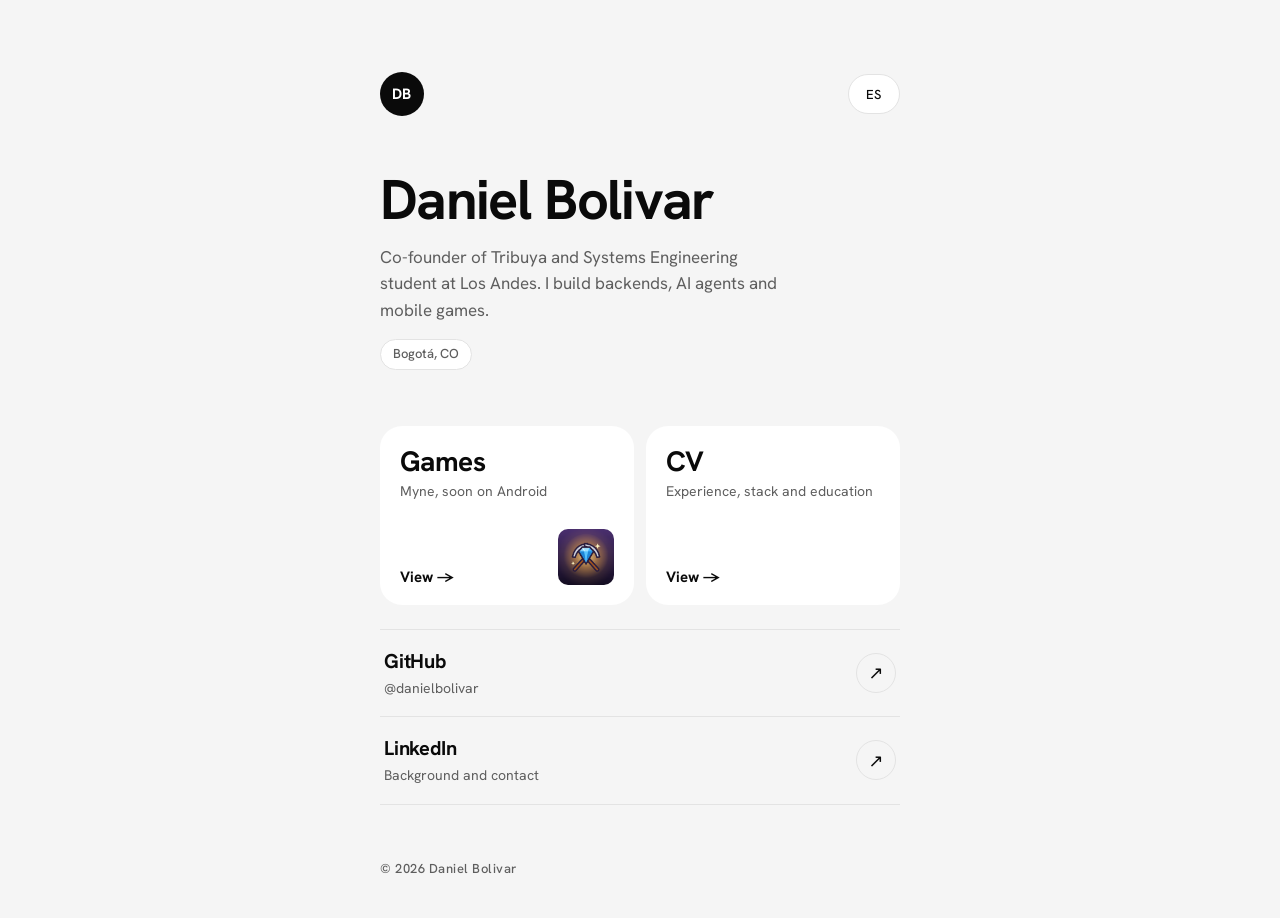
<file: index.html>
<!DOCTYPE html>
<html lang="en" data-lang="en" data-title-en="Daniel Bolivar" data-title-es="Daniel Bolivar">
<head>
  <meta charset="UTF-8">
  <meta name="viewport" content="width=device-width, initial-scale=1, viewport-fit=cover">
  <title>Daniel Bolivar</title>
  <meta name="description" content="Daniel Bolivar: co-founder of Tribuya and Systems Engineering student at Los Andes. Backend, AI agents and mobile games.">
  <meta name="theme-color" content="#f5f5f5" media="(prefers-color-scheme: light)">
  <meta name="theme-color" content="#0a0a0a" media="(prefers-color-scheme: dark)">
  <link rel="icon" href="data:image/svg+xml,%3Csvg xmlns='http://www.w3.org/2000/svg' viewBox='0 0 32 32'%3E%3Ccircle cx='16' cy='16' r='16' fill='%230a0a0a'/%3E%3Ctext x='16' y='20.5' text-anchor='middle' font-family='Arial' font-weight='700' font-size='12' fill='%23ffffff'%3EDB%3C/text%3E%3C/svg%3E">
  <link rel="preconnect" href="https://fonts.googleapis.com">
  <link rel="preconnect" href="https://fonts.gstatic.com" crossorigin>
  <link href="https://fonts.googleapis.com/css2?family=Hanken+Grotesk:wght@400;500;700&display=swap" rel="stylesheet">
  <link rel="stylesheet" href="assets/dbolivarb.css">
  <script src="assets/site.js"></script>
</head>
<body>
  <div class="page">
    <header class="head">
      <span class="db-mono" aria-hidden="true">DB</span>
      <button class="db-lang lang" type="button">ES</button>
    </header>

    <main class="main">
      <section class="hero">
        <h1 class="display">Daniel Bolivar</h1>
        <p class="lead">
          <span lang="es">Cofundador de Tribuya y estudiante de Ingeniería de Sistemas en Los Andes. Hago backends, agentes de IA y juegos para el celular.</span>
          <span lang="en">Co-founder of Tribuya and Systems Engineering student at Los Andes. I build backends, AI agents and mobile games.</span>
        </p>
        <span class="db-pill">Bogotá, CO</span>
      </section>

      <nav class="paths" aria-label="Menu">
        <div class="db-tiles">
          <a class="db-tile" href="games/">
            <h2 class="db-tile__title"><span lang="es">Juegos</span><span lang="en">Games</span></h2>
            <p class="db-tile__desc"><span lang="es">Myne, pronto en Android</span><span lang="en">Myne, soon on Android</span></p>
            <div class="db-tile__foot">
              <span class="db-tile__go"><span lang="es">Ver</span><span lang="en">View</span> <span aria-hidden="true">→</span></span>
              <img class="db-tile__img" src="games/myne/img/icon.png" width="192" height="192" alt="">
            </div>
          </a>
          <a class="db-tile" href="cv/">
            <h2 class="db-tile__title">CV</h2>
            <p class="db-tile__desc"><span lang="es">Experiencia, stack y educación</span><span lang="en">Experience, stack and education</span></p>
            <div class="db-tile__foot">
              <span class="db-tile__go"><span lang="es">Ver</span><span lang="en">View</span> <span aria-hidden="true">→</span></span>
            </div>
          </a>
        </div>

        <ul class="db-rows">
          <li><a class="db-row" href="https://github.com/danielbolivar" target="_blank" rel="noopener">
            <span class="db-row__title">GitHub</span>
            <span class="db-row__desc">@danielbolivar</span>
            <span class="db-row__arrow" aria-hidden="true">↗</span>
          </a></li>
          <li><a class="db-row" href="https://www.linkedin.com/in/daniel-bolivar-966a06266/" target="_blank" rel="noopener">
            <span class="db-row__title">LinkedIn</span>
            <span class="db-row__desc"><span lang="es">Trayectoria y contacto</span><span lang="en">Background and contact</span></span>
            <span class="db-row__arrow" aria-hidden="true">↗</span>
          </a></li>
        </ul>
      </nav>
    </main>

    <footer class="label">© 2026 Daniel Bolivar</footer>
  </div>
</body>
</html>
</file>
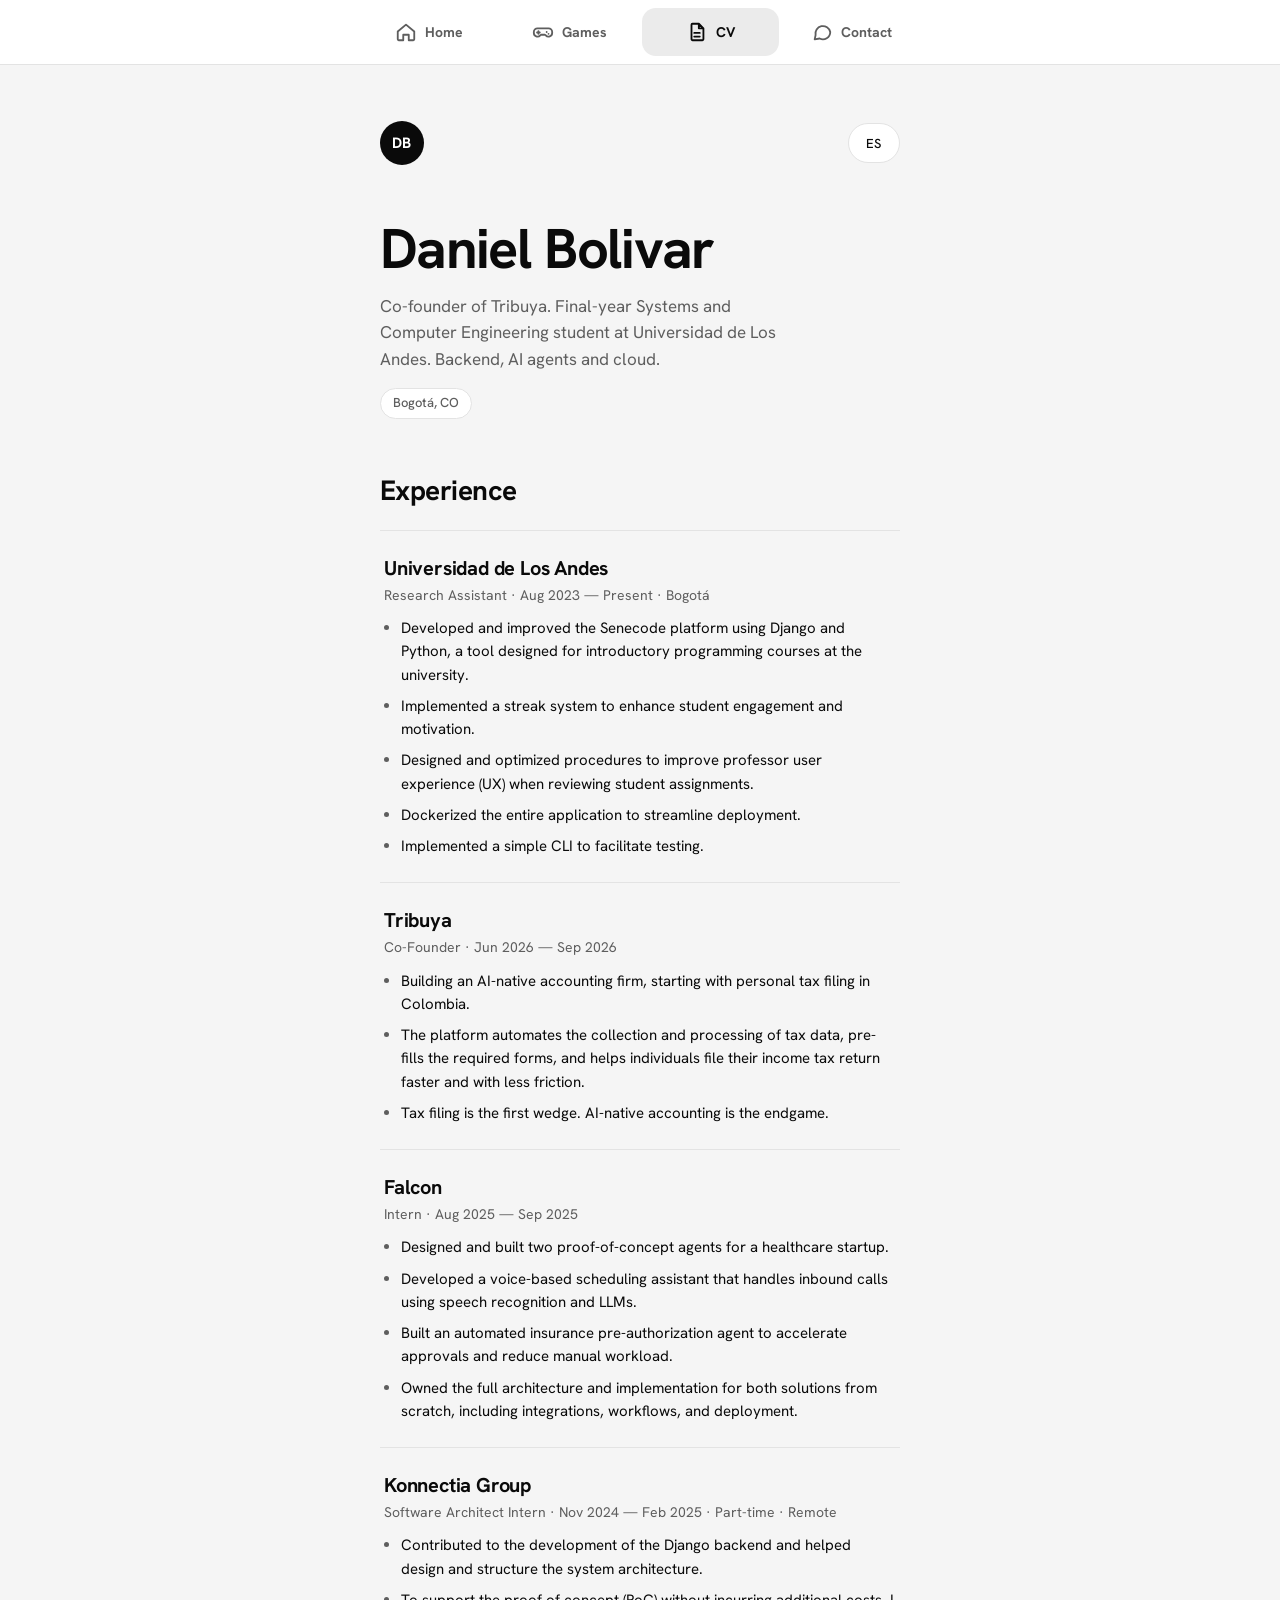
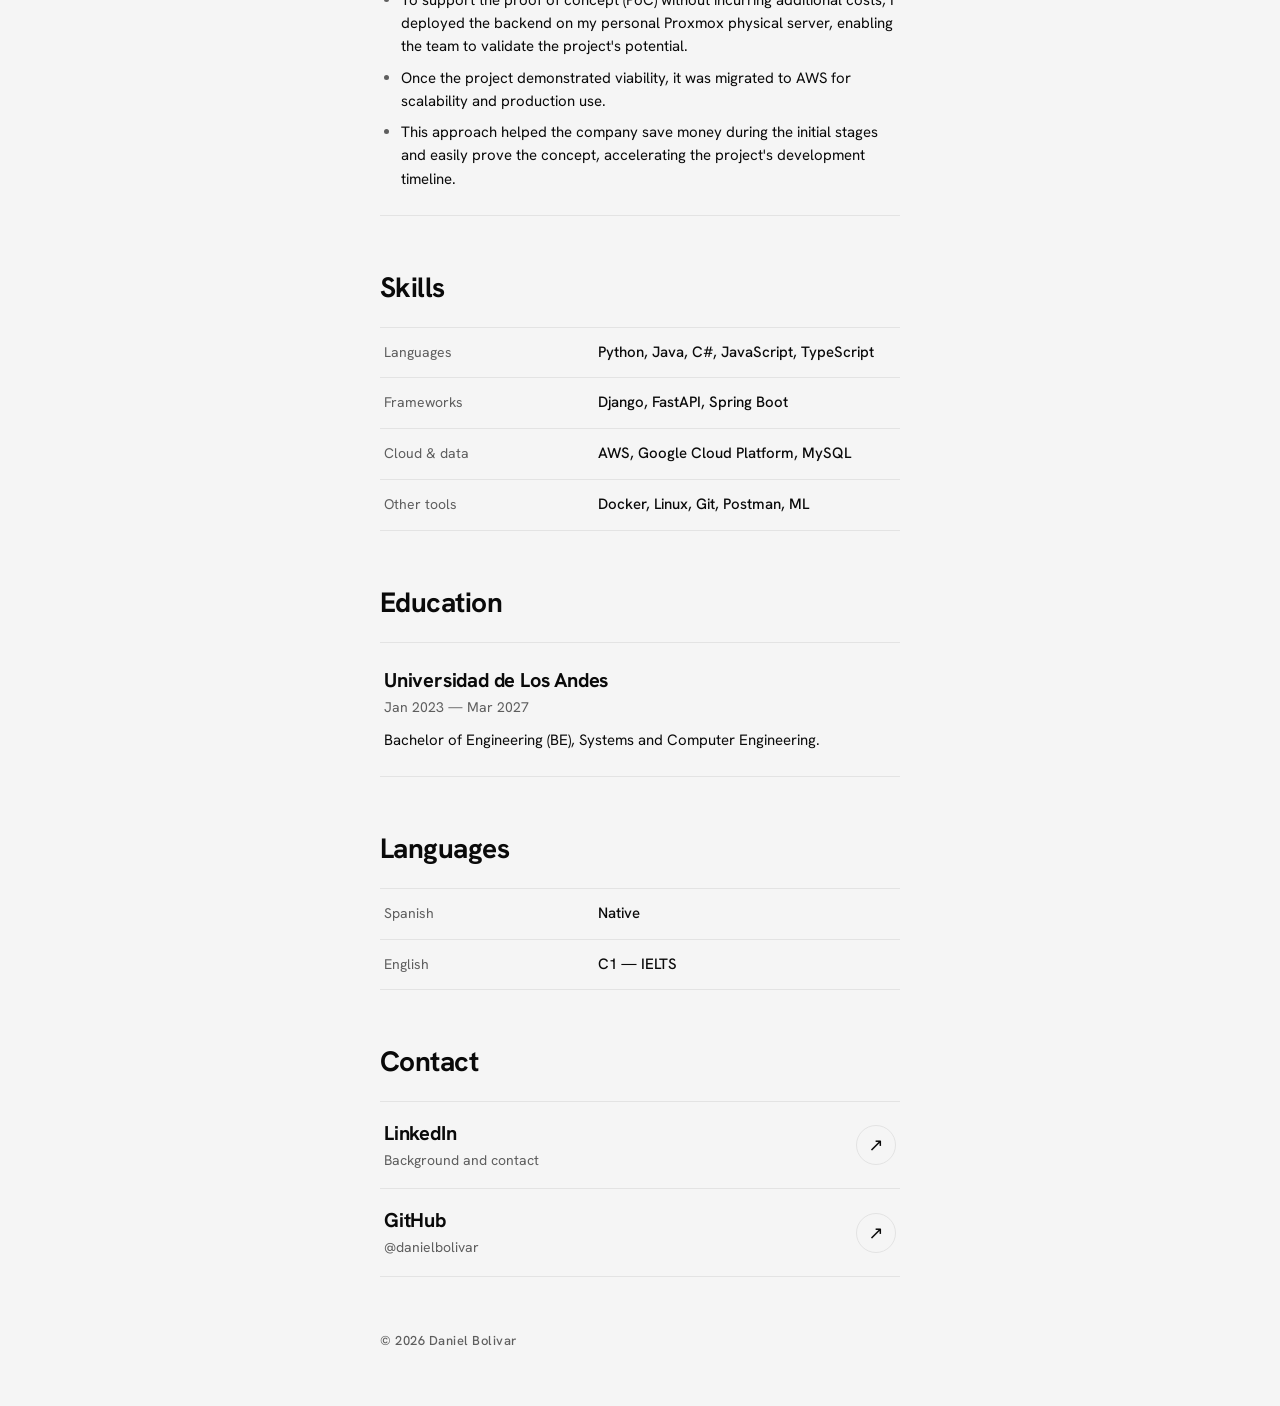
<file: cv/index.html>
<!DOCTYPE html>
<html lang="en" data-lang="en" class="has-tabs" data-title-en="Daniel Bolivar — CV" data-title-es="Daniel Bolivar — CV">
<head>
  <meta charset="UTF-8">
  <meta name="viewport" content="width=device-width, initial-scale=1, viewport-fit=cover">
  <title>Daniel Bolivar — CV</title>
  <meta name="description" content="Daniel Bolivar: co-founder of Tribuya and Systems and Computer Engineering student at Universidad de Los Andes. Backend, AI agents and cloud.">
  <meta name="theme-color" content="#f5f5f5" media="(prefers-color-scheme: light)">
  <meta name="theme-color" content="#0a0a0a" media="(prefers-color-scheme: dark)">
  <link rel="icon" href="data:image/svg+xml,%3Csvg xmlns='http://www.w3.org/2000/svg' viewBox='0 0 32 32'%3E%3Ccircle cx='16' cy='16' r='16' fill='%230a0a0a'/%3E%3Ctext x='16' y='20.5' text-anchor='middle' font-family='Arial' font-weight='700' font-size='12' fill='%23ffffff'%3EDB%3C/text%3E%3C/svg%3E">
  <link rel="preconnect" href="https://fonts.googleapis.com">
  <link rel="preconnect" href="https://fonts.gstatic.com" crossorigin>
  <link href="https://fonts.googleapis.com/css2?family=Hanken+Grotesk:wght@400;500;700&display=swap" rel="stylesheet">
  <link rel="stylesheet" href="../assets/dbolivarb.css">
  <script src="../assets/site.js"></script>
</head>
<body>
  <nav class="db-tabs db-tabs--fixed" aria-label="Menu">
    <ul>
      <li><a class="db-tab" href="../"><svg viewBox="0 0 24 24" aria-hidden="true"><path d="M3 11.5 12 4l9 7.5V20a1 1 0 0 1-1 1h-5v-6H9v6H4a1 1 0 0 1-1-1z"/></svg><span lang="es">Inicio</span><span lang="en">Home</span></a></li>
      <li><a class="db-tab" href="../games/"><svg viewBox="0 0 24 24" aria-hidden="true"><path d="M6 8h12a4 4 0 0 1 4 4v1a4 4 0 0 1-7 2.6L14 15h-4l-1 .6A4 4 0 0 1 2 13v-1a4 4 0 0 1 4-4zM7 11v3M5.5 12.5h3M16 12h.01M18 14h.01"/></svg><span lang="es">Juegos</span><span lang="en">Games</span></a></li>
      <li><a class="db-tab" href="./" aria-current="page"><svg viewBox="0 0 24 24" aria-hidden="true"><path d="M7 3h7l5 5v12a1 1 0 0 1-1 1H7a1 1 0 0 1-1-1V4a1 1 0 0 1 1-1zM14 3v5h5M9 13h6M9 17h6"/></svg>CV</a></li>
      <li><a class="db-tab" href="#contacto"><svg viewBox="0 0 24 24" aria-hidden="true"><path d="M21 12a8 8 0 0 1-11.6 7.1L4 20l1-4.6A8 8 0 1 1 21 12z"/></svg><span lang="es">Contacto</span><span lang="en">Contact</span></a></li>
    </ul>
  </nav>

  <div class="page">
    <header class="head">
      <a class="db-mono" href="../" aria-label="Daniel Bolivar">DB</a>
      <button class="db-lang lang" type="button">ES</button>
    </header>

    <main class="main">
      <section class="hero">
        <h1 class="display">Daniel Bolivar</h1>
        <p class="lead">
          <span lang="es">Cofundador de Tribuya. Estudiante de último año de Ingeniería de Sistemas y Computación en la Universidad de Los Andes. Backend, agentes de IA y nube.</span>
          <span lang="en">Co-founder of Tribuya. Final-year Systems and Computer Engineering student at Universidad de Los Andes. Backend, AI agents and cloud.</span>
        </p>
        <span class="db-pill">Bogotá, CO</span>
      </section>

      <section class="section">
        <h2 class="title"><span lang="es">Experiencia</span><span lang="en">Experience</span></h2>
        <div class="db-entries">
        <article class="db-entry">
          <header>
            <h3 class="db-entry__title">Universidad de Los Andes</h3>
            <p class="db-entry__meta"><span lang="es">Monitor de Investigación · Ago 2023 — Presente · Bogotá</span><span lang="en">Research Assistant · Aug 2023 — Present · Bogotá</span></p>
          </header>
          <ul class="db-list" lang="es">
            <li>Desarrollé y mejoré la plataforma Senecode usando Django y Python, una herramienta diseñada para cursos introductorios de programación en la universidad.</li>
            <li>Implementé un sistema de rachas para mejorar el compromiso y la motivación de los estudiantes.</li>
            <li>Diseñé y optimicé procedimientos para mejorar la experiencia de usuario (UX) de los profesores al revisar las tareas de los estudiantes.</li>
            <li>Dockericé toda la aplicación para agilizar el despliegue.</li>
            <li>Implementé una CLI simple para facilitar las pruebas.</li>
          </ul>
          <ul class="db-list" lang="en">
            <li>Developed and improved the Senecode platform using Django and Python, a tool designed for introductory programming courses at the university.</li>
            <li>Implemented a streak system to enhance student engagement and motivation.</li>
            <li>Designed and optimized procedures to improve professor user experience (UX) when reviewing student assignments.</li>
            <li>Dockerized the entire application to streamline deployment.</li>
            <li>Implemented a simple CLI to facilitate testing.</li>
          </ul>
        </article>
        <article class="db-entry">
          <header>
            <h3 class="db-entry__title">Tribuya</h3>
            <p class="db-entry__meta"><span lang="es">Cofundador · Jun 2026 — Sep 2026</span><span lang="en">Co-Founder · Jun 2026 — Sep 2026</span></p>
          </header>
          <ul class="db-list" lang="es">
            <li>Construyendo una firma de contabilidad nativa en IA, empezando por la declaración de renta de personas naturales en Colombia.</li>
            <li>La plataforma automatiza la recolección y el procesamiento de los datos tributarios, prellena los formularios y ayuda a las personas a declarar renta más rápido y con menos fricción.</li>
            <li>La declaración de renta es la puerta de entrada. La contabilidad nativa en IA es el objetivo.</li>
          </ul>
          <ul class="db-list" lang="en">
            <li>Building an AI-native accounting firm, starting with personal tax filing in Colombia.</li>
            <li>The platform automates the collection and processing of tax data, pre-fills the required forms, and helps individuals file their income tax return faster and with less friction.</li>
            <li>Tax filing is the first wedge. AI-native accounting is the endgame.</li>
          </ul>
        </article>
        <article class="db-entry">
          <header>
            <h3 class="db-entry__title">Falcon</h3>
            <p class="db-entry__meta"><span lang="es">Practicante · Ago 2025 — Sep 2025</span><span lang="en">Intern · Aug 2025 — Sep 2025</span></p>
          </header>
          <ul class="db-list" lang="es">
            <li>Diseñé y construí dos agentes de prueba de concepto para una startup de salud.</li>
            <li>Desarrollé un asistente de agendamiento por voz que atiende llamadas entrantes con reconocimiento de voz y LLMs.</li>
            <li>Construí un agente automatizado de pre-autorización de seguros para acelerar aprobaciones y reducir el trabajo manual.</li>
            <li>Me hice cargo de la arquitectura completa y la implementación de ambas soluciones desde cero, incluyendo integraciones, flujos de trabajo y despliegue.</li>
          </ul>
          <ul class="db-list" lang="en">
            <li>Designed and built two proof-of-concept agents for a healthcare startup.</li>
            <li>Developed a voice-based scheduling assistant that handles inbound calls using speech recognition and LLMs.</li>
            <li>Built an automated insurance pre-authorization agent to accelerate approvals and reduce manual workload.</li>
            <li>Owned the full architecture and implementation for both solutions from scratch, including integrations, workflows, and deployment.</li>
          </ul>
        </article>
        <article class="db-entry">
          <header>
            <h3 class="db-entry__title">Konnectia Group</h3>
            <p class="db-entry__meta"><span lang="es">Practicante de Arquitectura de Software · Nov 2024 — Feb 2025 · Medio tiempo · Remoto</span><span lang="en">Software Architect Intern · Nov 2024 — Feb 2025 · Part-time · Remote</span></p>
          </header>
          <ul class="db-list" lang="es">
            <li>Contribuí al desarrollo del backend en Django y ayudé a diseñar y estructurar la arquitectura del sistema.</li>
            <li>Para apoyar la prueba de concepto (PoC) sin costos adicionales, desplegué el backend en mi servidor físico personal Proxmox, permitiendo al equipo validar el potencial del proyecto.</li>
            <li>Una vez que el proyecto demostró viabilidad, fue migrado a AWS para escalabilidad y uso en producción.</li>
            <li>Este enfoque ayudó a la empresa a ahorrar dinero durante las etapas iniciales y a probar fácilmente el concepto, acelerando el cronograma de desarrollo del proyecto.</li>
          </ul>
          <ul class="db-list" lang="en">
            <li>Contributed to the development of the Django backend and helped design and structure the system architecture.</li>
            <li>To support the proof of concept (PoC) without incurring additional costs, I deployed the backend on my personal Proxmox physical server, enabling the team to validate the project's potential.</li>
            <li>Once the project demonstrated viability, it was migrated to AWS for scalability and production use.</li>
            <li>This approach helped the company save money during the initial stages and easily prove the concept, accelerating the project's development timeline.</li>
          </ul>
        </article>
        </div>
      </section>

      <section class="section">
        <h2 class="title"><span lang="es">Habilidades</span><span lang="en">Skills</span></h2>
        <dl class="db-facts">
          <div><dt><span lang="es">Lenguajes</span><span lang="en">Languages</span></dt><dd>Python, Java, C#, JavaScript, TypeScript</dd></div>
          <div><dt>Frameworks</dt><dd>Django, FastAPI, Spring Boot</dd></div>
          <div><dt><span lang="es">Nube y datos</span><span lang="en">Cloud &amp; data</span></dt><dd>AWS, Google Cloud Platform, MySQL</dd></div>
          <div><dt><span lang="es">Otras herramientas</span><span lang="en">Other tools</span></dt><dd>Docker, Linux, Git, Postman, ML</dd></div>
        </dl>
      </section>

      <section class="section">
        <h2 class="title"><span lang="es">Educación</span><span lang="en">Education</span></h2>
        <div class="db-entries">
        <article class="db-entry">
          <header>
            <h3 class="db-entry__title">Universidad de Los Andes</h3>
            <p class="db-entry__meta"><span lang="es">Ene 2023 — Mar 2027</span><span lang="en">Jan 2023 — Mar 2027</span></p>
          </header>
          <p class="body"><span lang="es">Ingeniería de Sistemas y Computación (pregrado).</span><span lang="en">Bachelor of Engineering (BE), Systems and Computer Engineering.</span></p>
        </article>
        </div>
      </section>

      <section class="section">
        <h2 class="title"><span lang="es">Idiomas</span><span lang="en">Languages</span></h2>
        <dl class="db-facts">
          <div><dt><span lang="es">Español</span><span lang="en">Spanish</span></dt><dd><span lang="es">Nativo</span><span lang="en">Native</span></dd></div>
          <div><dt><span lang="es">Inglés</span><span lang="en">English</span></dt><dd>C1 — IELTS</dd></div>
        </dl>
      </section>

      <section class="section" id="contacto">
        <h2 class="title"><span lang="es">Contacto</span><span lang="en">Contact</span></h2>
        <ul class="db-rows">
          <li><a class="db-row" href="https://www.linkedin.com/in/daniel-bolivar-966a06266/" target="_blank" rel="noopener">
            <span class="db-row__title">LinkedIn</span>
            <span class="db-row__desc"><span lang="es">Trayectoria y contacto</span><span lang="en">Background and contact</span></span>
            <span class="db-row__arrow" aria-hidden="true">↗</span>
          </a></li>
          <li><a class="db-row" href="https://github.com/danielbolivar" target="_blank" rel="noopener">
            <span class="db-row__title">GitHub</span>
            <span class="db-row__desc">@danielbolivar</span>
            <span class="db-row__arrow" aria-hidden="true">↗</span>
          </a></li>
        </ul>
      </section>
    </main>

    <footer class="label">© 2026 Daniel Bolivar</footer>
  </div>
</body>
</html>
</file>
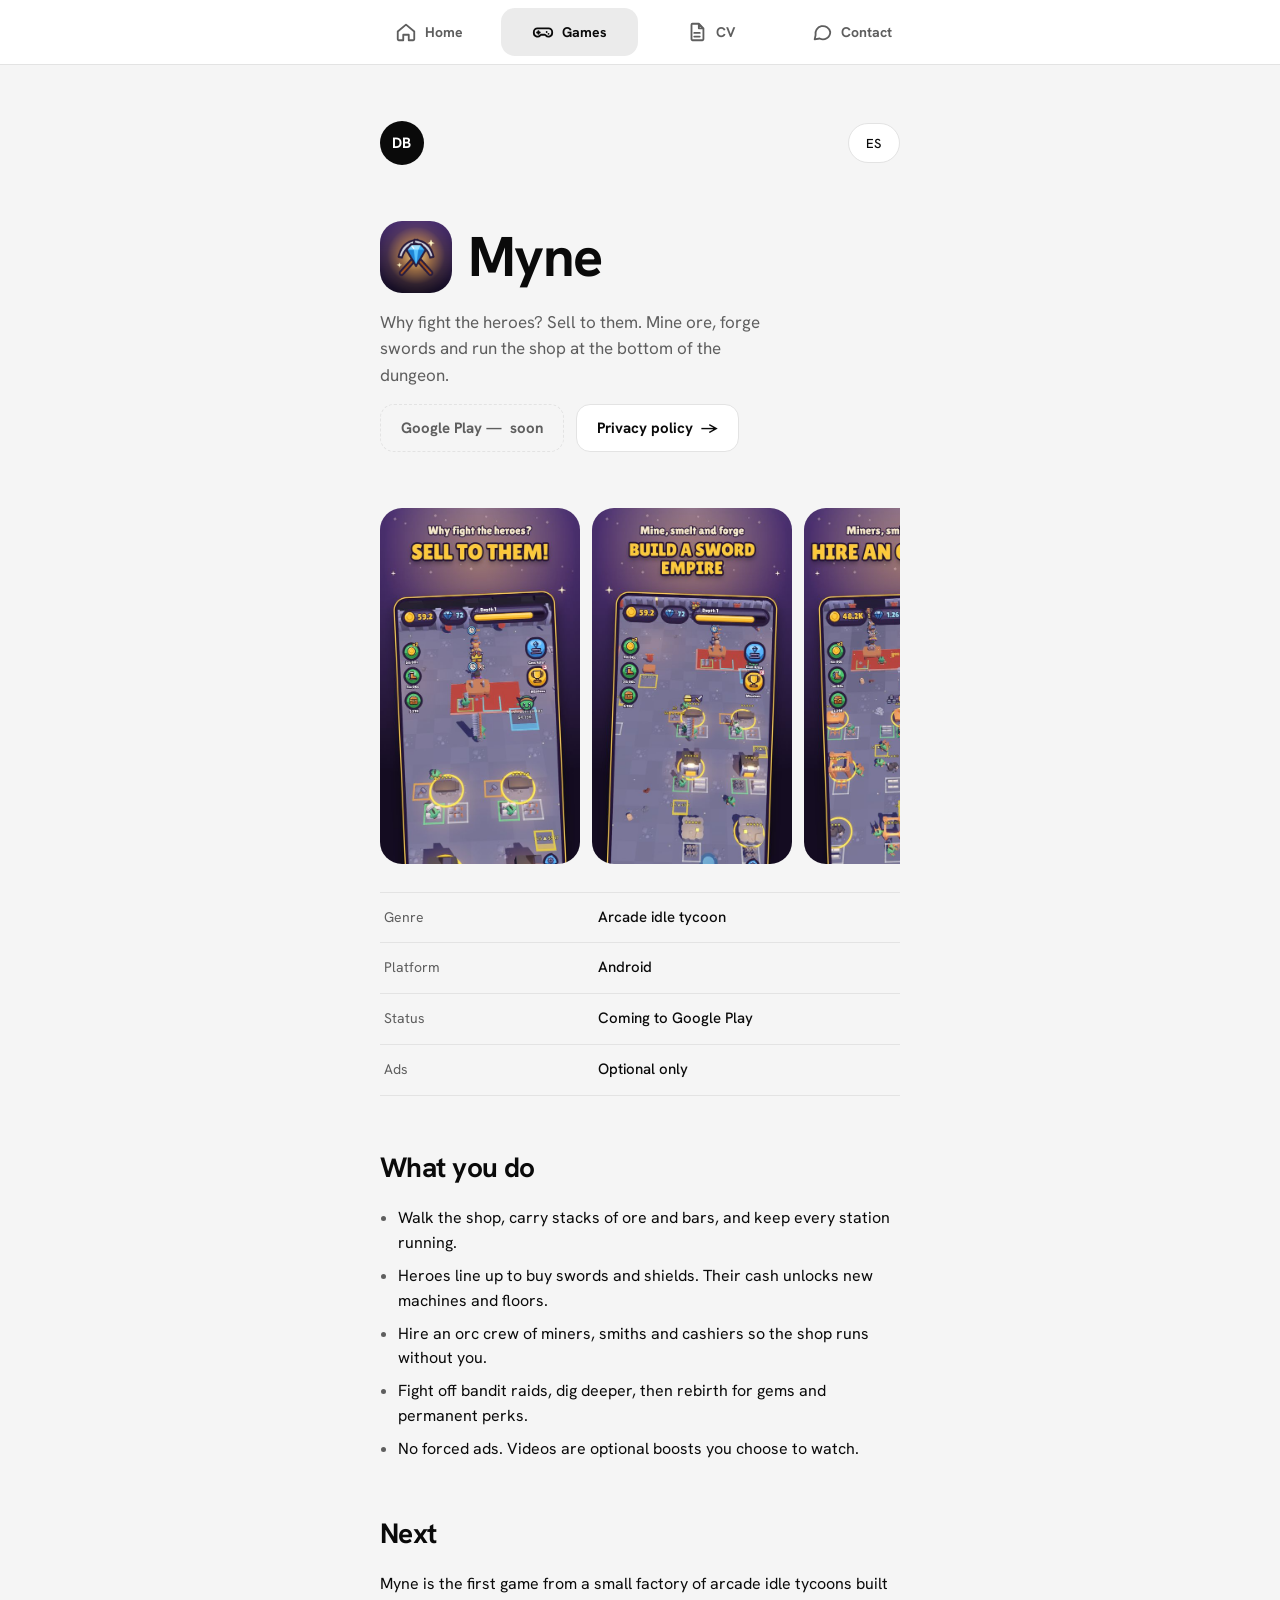
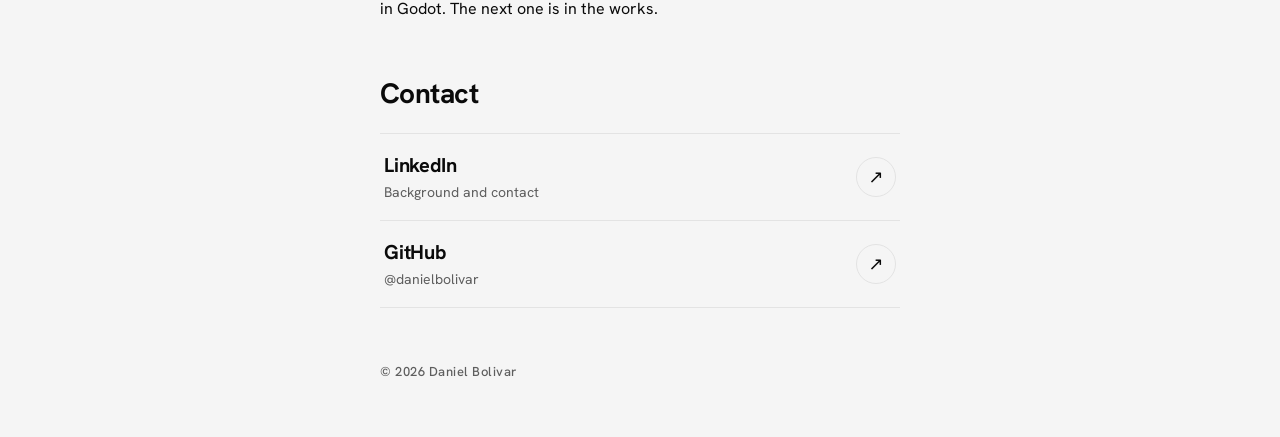
<file: games/index.html>
<!DOCTYPE html>
<html lang="en" data-lang="en" class="has-tabs" data-title-en="Games — Daniel Bolivar" data-title-es="Juegos — Daniel Bolivar">
<head>
  <meta charset="UTF-8">
  <meta name="viewport" content="width=device-width, initial-scale=1, viewport-fit=cover">
  <title>Games — Daniel Bolivar</title>
  <meta name="description" content="Myne, a dungeon shop tycoon for Android, and the games coming next.">
  <meta name="theme-color" content="#f5f5f5" media="(prefers-color-scheme: light)">
  <meta name="theme-color" content="#0a0a0a" media="(prefers-color-scheme: dark)">
  <link rel="icon" href="myne/img/icon.png">
  <link rel="preconnect" href="https://fonts.googleapis.com">
  <link rel="preconnect" href="https://fonts.gstatic.com" crossorigin>
  <link href="https://fonts.googleapis.com/css2?family=Hanken+Grotesk:wght@400;500;700&display=swap" rel="stylesheet">
  <link rel="stylesheet" href="../assets/dbolivarb.css">
  <script src="../assets/site.js"></script>
</head>
<body>
  <nav class="db-tabs db-tabs--fixed" aria-label="Menu">
    <ul>
      <li><a class="db-tab" href="../"><svg viewBox="0 0 24 24" aria-hidden="true"><path d="M3 11.5 12 4l9 7.5V20a1 1 0 0 1-1 1h-5v-6H9v6H4a1 1 0 0 1-1-1z"/></svg><span lang="es">Inicio</span><span lang="en">Home</span></a></li>
      <li><a class="db-tab" href="./" aria-current="page"><svg viewBox="0 0 24 24" aria-hidden="true"><path d="M6 8h12a4 4 0 0 1 4 4v1a4 4 0 0 1-7 2.6L14 15h-4l-1 .6A4 4 0 0 1 2 13v-1a4 4 0 0 1 4-4zM7 11v3M5.5 12.5h3M16 12h.01M18 14h.01"/></svg><span lang="es">Juegos</span><span lang="en">Games</span></a></li>
      <li><a class="db-tab" href="../cv/"><svg viewBox="0 0 24 24" aria-hidden="true"><path d="M7 3h7l5 5v12a1 1 0 0 1-1 1H7a1 1 0 0 1-1-1V4a1 1 0 0 1 1-1zM14 3v5h5M9 13h6M9 17h6"/></svg>CV</a></li>
      <li><a class="db-tab" href="#contacto"><svg viewBox="0 0 24 24" aria-hidden="true"><path d="M21 12a8 8 0 0 1-11.6 7.1L4 20l1-4.6A8 8 0 1 1 21 12z"/></svg><span lang="es">Contacto</span><span lang="en">Contact</span></a></li>
    </ul>
  </nav>

  <div class="page">
    <header class="head">
      <a class="db-mono" href="../" aria-label="Daniel Bolivar">DB</a>
      <button class="db-lang lang" type="button">ES</button>
    </header>

    <main class="main">
      <section class="hero" id="myne">
        <div class="db-product">
          <img class="db-product__icon" src="myne/img/icon.png" width="192" height="192" alt="">
          <h1 class="display">Myne</h1>
        </div>
        <p class="lead">
          <span lang="es">¿Pelear con los héroes? Véndeles. Pica mineral, forja espadas y maneja la tienda al fondo de la mazmorra.</span>
          <span lang="en">Why fight the heroes? Sell to them. Mine ore, forge swords and run the shop at the bottom of the dungeon.</span>
        </p>
        <div class="actions">
          <span class="db-btn" aria-disabled="true">Google Play — <span lang="es">pronto</span><span lang="en">soon</span></span>
          <a class="db-btn db-btn--secondary" href="myne/privacy.html"><span lang="es">Política de privacidad</span><span lang="en">Privacy policy</span> <span aria-hidden="true">→</span></a>
        </div>
      </section>

      <section class="section" aria-label="Screenshots">
        <div class="db-shots" tabindex="0" aria-label="Screenshots">
          <img lang="es" src="myne/img/shop_es.jpg" width="480" height="853" loading="lazy" alt="Véndeles a los héroes">
          <img lang="es" src="myne/img/forge_es.jpg" width="480" height="853" loading="lazy" alt="Un imperio de espadas">
          <img lang="es" src="myne/img/crew_es.jpg" width="480" height="853" loading="lazy" alt="Contrata orcos">
          <img lang="es" src="myne/img/raid_es.jpg" width="480" height="853" loading="lazy" alt="Bandidos en la puerta">
          <img lang="es" src="myne/img/deep_es.jpg" width="480" height="853" loading="lazy" alt="Baja más profundo">
          <img lang="en" src="myne/img/shop_en.jpg" width="480" height="853" loading="lazy" alt="Sell to the heroes">
          <img lang="en" src="myne/img/forge_en.jpg" width="480" height="853" loading="lazy" alt="Build a sword empire">
          <img lang="en" src="myne/img/crew_en.jpg" width="480" height="853" loading="lazy" alt="Hire an orc crew">
          <img lang="en" src="myne/img/raid_en.jpg" width="480" height="853" loading="lazy" alt="Bandits at the door">
          <img lang="en" src="myne/img/deep_en.jpg" width="480" height="853" loading="lazy" alt="Dig deeper">
        </div>
        <dl class="db-facts">
          <div><dt><span lang="es">Género</span><span lang="en">Genre</span></dt><dd>Arcade idle tycoon</dd></div>
          <div><dt><span lang="es">Plataforma</span><span lang="en">Platform</span></dt><dd>Android</dd></div>
          <div><dt><span lang="es">Estado</span><span lang="en">Status</span></dt><dd><span lang="es">Llega a Google Play</span><span lang="en">Coming to Google Play</span></dd></div>
          <div><dt><span lang="es">Anuncios</span><span lang="en">Ads</span></dt><dd><span lang="es">Solo opcionales</span><span lang="en">Optional only</span></dd></div>
        </dl>
      </section>

      <section class="section">
        <h2 class="title"><span lang="es">Qué haces</span><span lang="en">What you do</span></h2>
        <ul class="db-list">
          <li><span lang="es">Recorre la tienda, carga pilas de mineral y lingotes, y mantén cada estación funcionando.</span><span lang="en">Walk the shop, carry stacks of ore and bars, and keep every station running.</span></li>
          <li><span lang="es">Los héroes hacen fila para comprar espadas y escudos. Su dinero desbloquea máquinas y pisos nuevos.</span><span lang="en">Heroes line up to buy swords and shields. Their cash unlocks new machines and floors.</span></li>
          <li><span lang="es">Contrata orcos mineros, herreros y cajeros para que la tienda funcione sin ti.</span><span lang="en">Hire an orc crew of miners, smiths and cashiers so the shop runs without you.</span></li>
          <li><span lang="es">Echa a los bandidos, baja más profundo y renace por gemas y mejoras permanentes.</span><span lang="en">Fight off bandit raids, dig deeper, then rebirth for gems and permanent perks.</span></li>
          <li><span lang="es">Sin anuncios forzados. Los videos son boosts opcionales que tú eliges ver.</span><span lang="en">No forced ads. Videos are optional boosts you choose to watch.</span></li>
        </ul>
      </section>

      <section class="section">
        <h2 class="title"><span lang="es">Lo que sigue</span><span lang="en">Next</span></h2>
        <p class="body">
          <span lang="es">Myne es el primer juego de una pequeña fábrica de tycoons arcade idle hechos en Godot. El siguiente ya está en camino.</span>
          <span lang="en">Myne is the first game from a small factory of arcade idle tycoons built in Godot. The next one is in the works.</span>
        </p>
      </section>

      <section class="section" id="contacto">
        <h2 class="title"><span lang="es">Contacto</span><span lang="en">Contact</span></h2>
        <ul class="db-rows">
          <li><a class="db-row" href="https://www.linkedin.com/in/daniel-bolivar-966a06266/" target="_blank" rel="noopener">
            <span class="db-row__title">LinkedIn</span>
            <span class="db-row__desc"><span lang="es">Trayectoria y contacto</span><span lang="en">Background and contact</span></span>
            <span class="db-row__arrow" aria-hidden="true">↗</span>
          </a></li>
          <li><a class="db-row" href="https://github.com/danielbolivar" target="_blank" rel="noopener">
            <span class="db-row__title">GitHub</span>
            <span class="db-row__desc">@danielbolivar</span>
            <span class="db-row__arrow" aria-hidden="true">↗</span>
          </a></li>
        </ul>
      </section>
    </main>

    <footer class="label">© 2026 Daniel Bolivar</footer>
  </div>
</body>
</html>
</file>
<file: assets/dbolivarb.css>
/* dbolivarb — design language. Una columna, blanco y negro, y nada que sobre.
   Tokens y componentes del sistema "dbolivarb". El color lo pone cada producto. */

:root {
  /* color */
  --bg: #f5f5f5;
  --surface: #ffffff;
  --ink: #0a0a0a;
  --mute: #5e5e5e;
  --line: #e3e3e3;
  --fill: #ebebeb;
  --on-ink: #ffffff;
  --accent: var(--ink);

  /* type */
  --font-sans: "Hanken Grotesk", system-ui, -apple-system, "Segoe UI", sans-serif;

  /* spacing */
  --space-1: 4px;
  --space-2: 8px;
  --space-3: 12px;
  --space-4: 16px;
  --space-5: 20px;
  --space-6: 24px;
  --space-10: 40px;
  --space-14: 56px;

  /* radius */
  --radius-sm: 10px;
  --radius-md: 14px;
  --radius-lg: 22px;
  --radius-full: 999px;

  /* layout */
  --content-max: 560px;
  --tap-min: 48px;
  --row-min: 72px;
  --tabbar-h: 64px;

  color-scheme: light;
}
@media (prefers-color-scheme: dark) {
  :root {
    --bg: #0a0a0a;
    --surface: #161616;
    --ink: #f5f5f5;
    --mute: #a1a1a1;
    --line: #2b2b2b;
    --fill: #262626;
    --on-ink: #0a0a0a;
    color-scheme: dark;
  }
}

/* base */
*, *::before, *::after { box-sizing: border-box; }
html { -webkit-text-size-adjust: 100%; }
body {
  margin: 0;
  background: var(--bg);
  color: var(--ink);
  font: 400 16px/1.55 var(--font-sans);
  -webkit-font-smoothing: antialiased;
}
:where(a) { color: inherit; text-decoration: none; }
img { display: block; max-width: 100%; height: auto; }
:focus-visible { outline: 2px solid var(--ink); outline-offset: 3px; border-radius: var(--radius-sm); }
html[data-lang="en"] [lang="es"], html[data-lang="es"] [lang="en"] { display: none !important; }

/* type styles */
.display { margin: 0; font: 700 clamp(40px, 11vw, 56px)/1 var(--font-sans); letter-spacing: -.03em; text-wrap: balance; }
.lead { margin: 0; font: 400 17px/1.55 var(--font-sans); color: var(--mute); max-width: 40ch; }
.label { font: 500 13px/1.3 var(--font-sans); letter-spacing: .04em; color: var(--mute); }

/* page: una columna */
.page {
  max-width: var(--content-max);
  margin: 0 auto;
  padding-top: max(var(--space-5), env(safe-area-inset-top, 0px));
  padding-bottom: max(var(--space-10), env(safe-area-inset-bottom, 0px));
  padding-left: max(var(--space-5), env(safe-area-inset-left, 0px));
  padding-right: max(var(--space-5), env(safe-area-inset-right, 0px));
  display: grid;
  gap: var(--space-10);
}
.head { display: flex; align-items: center; justify-content: space-between; gap: var(--space-4); }
.hero { display: grid; gap: var(--space-4); justify-items: start; }
.main { display: grid; gap: var(--space-10); }
.paths { display: grid; gap: var(--space-6); }
@media (min-width: 768px) {
  .page, .main { gap: var(--space-14); }
  .page { padding-top: 72px; }
}

/* páginas internas: TabBar abajo en móvil, arriba en escritorio */
.title { margin: 0; font: 700 28px/1.1 var(--font-sans); letter-spacing: -.02em; text-wrap: balance; }
.body { margin: 0; font: 400 16px/1.55 var(--font-sans); max-width: 60ch; }
.section { display: grid; gap: var(--space-6); min-width: 0; }
.actions { display: flex; flex-wrap: wrap; gap: var(--space-3); }
.pills { display: flex; flex-wrap: wrap; gap: var(--space-2); }
.has-tabs .page { padding-bottom: calc(var(--tabbar-h) + env(safe-area-inset-bottom, 0px) + var(--space-10)); }
@media (min-width: 820px) {
  .has-tabs .page { padding-top: var(--space-14); padding-bottom: max(var(--space-14), env(safe-area-inset-bottom, 0px)); }
  html.has-tabs { scroll-padding-top: calc(var(--tabbar-h) + var(--space-6)); }
}

/* Monogram */
.db-mono { width: 44px; height: 44px; border-radius: var(--radius-full); display: inline-grid; place-items: center; background: var(--ink); color: var(--on-ink); font: 700 15px/1 var(--font-sans); letter-spacing: .02em; flex: none; }

/* LangToggle */
.db-lang { font: 500 13px/1 var(--font-sans); letter-spacing: .06em; color: var(--ink); background: var(--surface); border: 1px solid var(--line); border-radius: var(--radius-full); padding: 0 14px; min-height: 40px; min-width: 52px; cursor: pointer; transition: border-color .15s; }
.db-lang:hover { border-color: var(--ink); }

/* Button */
.db-btn { display: inline-flex; align-items: center; justify-content: center; gap: var(--space-2); min-height: var(--tap-min); padding: 0 var(--space-5); border-radius: var(--radius-md); font: 700 15px/1 var(--font-sans); border: 1px solid transparent; cursor: pointer; transition: background-color .15s, border-color .15s, color .15s; }
.db-btn--primary { background: var(--accent); color: var(--on-ink); }
.db-btn--primary:hover { background: var(--mute); }
.db-btn--secondary { background: var(--surface); color: var(--ink); border-color: var(--line); }
.db-btn--secondary:hover { border-color: var(--ink); }
.db-btn[aria-disabled="true"] { background: transparent; color: var(--mute); border: 1px dashed var(--line); pointer-events: none; }

/* Pill */
.db-pill { display: inline-flex; align-items: center; gap: var(--space-2); padding: 6px 12px; border-radius: var(--radius-full); background: var(--surface); border: 1px solid var(--line); font: 500 13px/1.3 var(--font-sans); color: var(--mute); }
.db-pill--live { color: var(--ink); }
.db-pill--live::before { content: ""; width: 8px; height: 8px; border-radius: var(--radius-full); background: var(--ink); flex: none; }

/* LinkRow */
.db-rows { list-style: none; margin: 0; padding: 0; border-top: 1px solid var(--line); }
.db-rows > li { border-bottom: 1px solid var(--line); }
.db-row { display: grid; grid-template-columns: 1fr auto; align-items: center; gap: var(--space-1) var(--space-4); min-height: var(--row-min); padding: 18px 4px; }
.db-row__title { font: 700 20px/1.3 var(--font-sans); letter-spacing: -.01em; }
.db-row__desc { grid-column: 1; font: 400 14px/1.45 var(--font-sans); color: var(--mute); }
.db-row__arrow { grid-column: 2; grid-row: 1 / span 2; width: 40px; height: 40px; border-radius: var(--radius-full); display: grid; place-items: center; border: 1px solid var(--line); font-size: 18px; transition: background-color .15s, color .15s, border-color .15s, transform .15s; }
.db-row:hover .db-row__arrow, .db-row:focus-visible .db-row__arrow { background: var(--ink); border-color: var(--ink); color: var(--on-ink); transform: translateX(3px); }

/* Tile */
.db-tiles { display: grid; grid-template-columns: 1fr 1fr; gap: var(--space-3); }
.db-tile { display: grid; grid-template-rows: auto 1fr auto; gap: var(--space-1); min-height: 172px; padding: var(--space-5); border-radius: var(--radius-lg); background: var(--surface); transition: transform .15s; min-width: 0; }
a.db-tile:hover { transform: translateY(-2px); }
.db-tile--wide { grid-column: 1 / -1; }
.db-tile__title { margin: 0; font: 700 28px/1.1 var(--font-sans); letter-spacing: -.02em; }
.db-tile__desc { margin: 0; font: 400 14px/1.45 var(--font-sans); color: var(--mute); }
.db-tile__foot { display: flex; align-items: flex-end; justify-content: space-between; gap: var(--space-3); margin-top: var(--space-6); }
.db-tile__go { font: 700 15px/1 var(--font-sans); color: var(--ink); }
.db-tile__img { width: 56px; height: 56px; border-radius: var(--radius-sm); flex: none; }

/* TabBar */
.db-tabs { background: var(--surface); border-top: 1px solid var(--line); padding: var(--space-2) var(--space-3) calc(var(--space-2) + env(safe-area-inset-bottom, 0px)); }
.db-tabs ul { list-style: none; margin: 0 auto; padding: 0; max-width: var(--content-max); display: grid; grid-template-columns: repeat(4, 1fr); gap: var(--space-1); }
.db-tab { display: grid; justify-items: center; align-content: center; gap: 2px; min-height: var(--tap-min); border-radius: var(--radius-md); font: 700 12px/1.2 var(--font-sans); color: var(--mute); transition: color .15s, background-color .15s; }
.db-tab svg { width: 22px; height: 22px; fill: none; stroke: currentColor; stroke-width: 2; stroke-linecap: round; stroke-linejoin: round; }
.db-tab:hover { color: var(--ink); }
.db-tab[aria-current="page"] { background: var(--fill); color: var(--ink); }
.db-tabs--fixed { position: fixed; left: 0; right: 0; bottom: 0; z-index: 10; }
@media (min-width: 820px) {
  .db-tabs--fixed { position: sticky; top: env(safe-area-inset-top, 0px); bottom: auto; border-top: 0; border-bottom: 1px solid var(--line); padding-bottom: var(--space-2); }
  .db-tabs--fixed .db-tab { grid-auto-flow: column; justify-content: center; align-items: center; gap: var(--space-2); font-size: 14px; }
}

/* ProductHead: ícono + nombre de un producto */
.db-product { display: flex; align-items: center; gap: var(--space-4); }
.db-product__icon { width: 72px; height: 72px; border-radius: var(--radius-lg); flex: none; }

/* Shots: capturas de un producto, deslizables */
.db-shots {
  display: flex; gap: var(--space-3);
  overflow-x: auto; scroll-snap-type: x mandatory; scrollbar-width: none;
  margin-right: calc(-1 * max(var(--space-5), env(safe-area-inset-right, 0px)));
  padding-right: max(var(--space-5), env(safe-area-inset-right, 0px));
  padding-bottom: var(--space-1);
}
.db-shots::-webkit-scrollbar { display: none; }
.db-shots img { flex: none; width: min(60vw, 220px); aspect-ratio: 9 / 16; object-fit: cover; border-radius: var(--radius-lg); scroll-snap-align: start; background: var(--fill); }
@media (min-width: 768px) { .db-shots { margin-right: 0; padding-right: 0; } .db-shots img { width: 200px; } }

/* Facts: pares dato / valor en filas */
.db-facts { margin: 0; border-top: 1px solid var(--line); }
.db-facts > div { display: grid; grid-template-columns: minmax(0, 2fr) minmax(0, 3fr); gap: var(--space-4); padding: 14px 4px; border-bottom: 1px solid var(--line); }
.db-facts dt { font: 400 14px/1.45 var(--font-sans); color: var(--mute); }
.db-facts dd { margin: 0; font: 500 15px/1.45 var(--font-sans); }

/* List: viñetas de texto corrido */
.db-list { margin: 0; padding-left: 1.1em; display: grid; gap: var(--space-2); font: 400 16px/1.55 var(--font-sans); }
.db-list li::marker { color: var(--mute); }

/* Entry: un puesto o estudio del CV */
.db-entries { border-top: 1px solid var(--line); }
.db-entry { display: grid; gap: var(--space-3); padding: var(--space-6) 4px; border-bottom: 1px solid var(--line); }
.db-entry__title { margin: 0; font: 700 20px/1.3 var(--font-sans); letter-spacing: -.01em; }
.db-entry__meta { margin: var(--space-1) 0 0; font: 400 14px/1.45 var(--font-sans); color: var(--mute); }
.db-entry .db-list, .db-entry .body { font-size: 15px; }

@media (prefers-reduced-motion: reduce) { * { transition: none !important; } }
</file>
